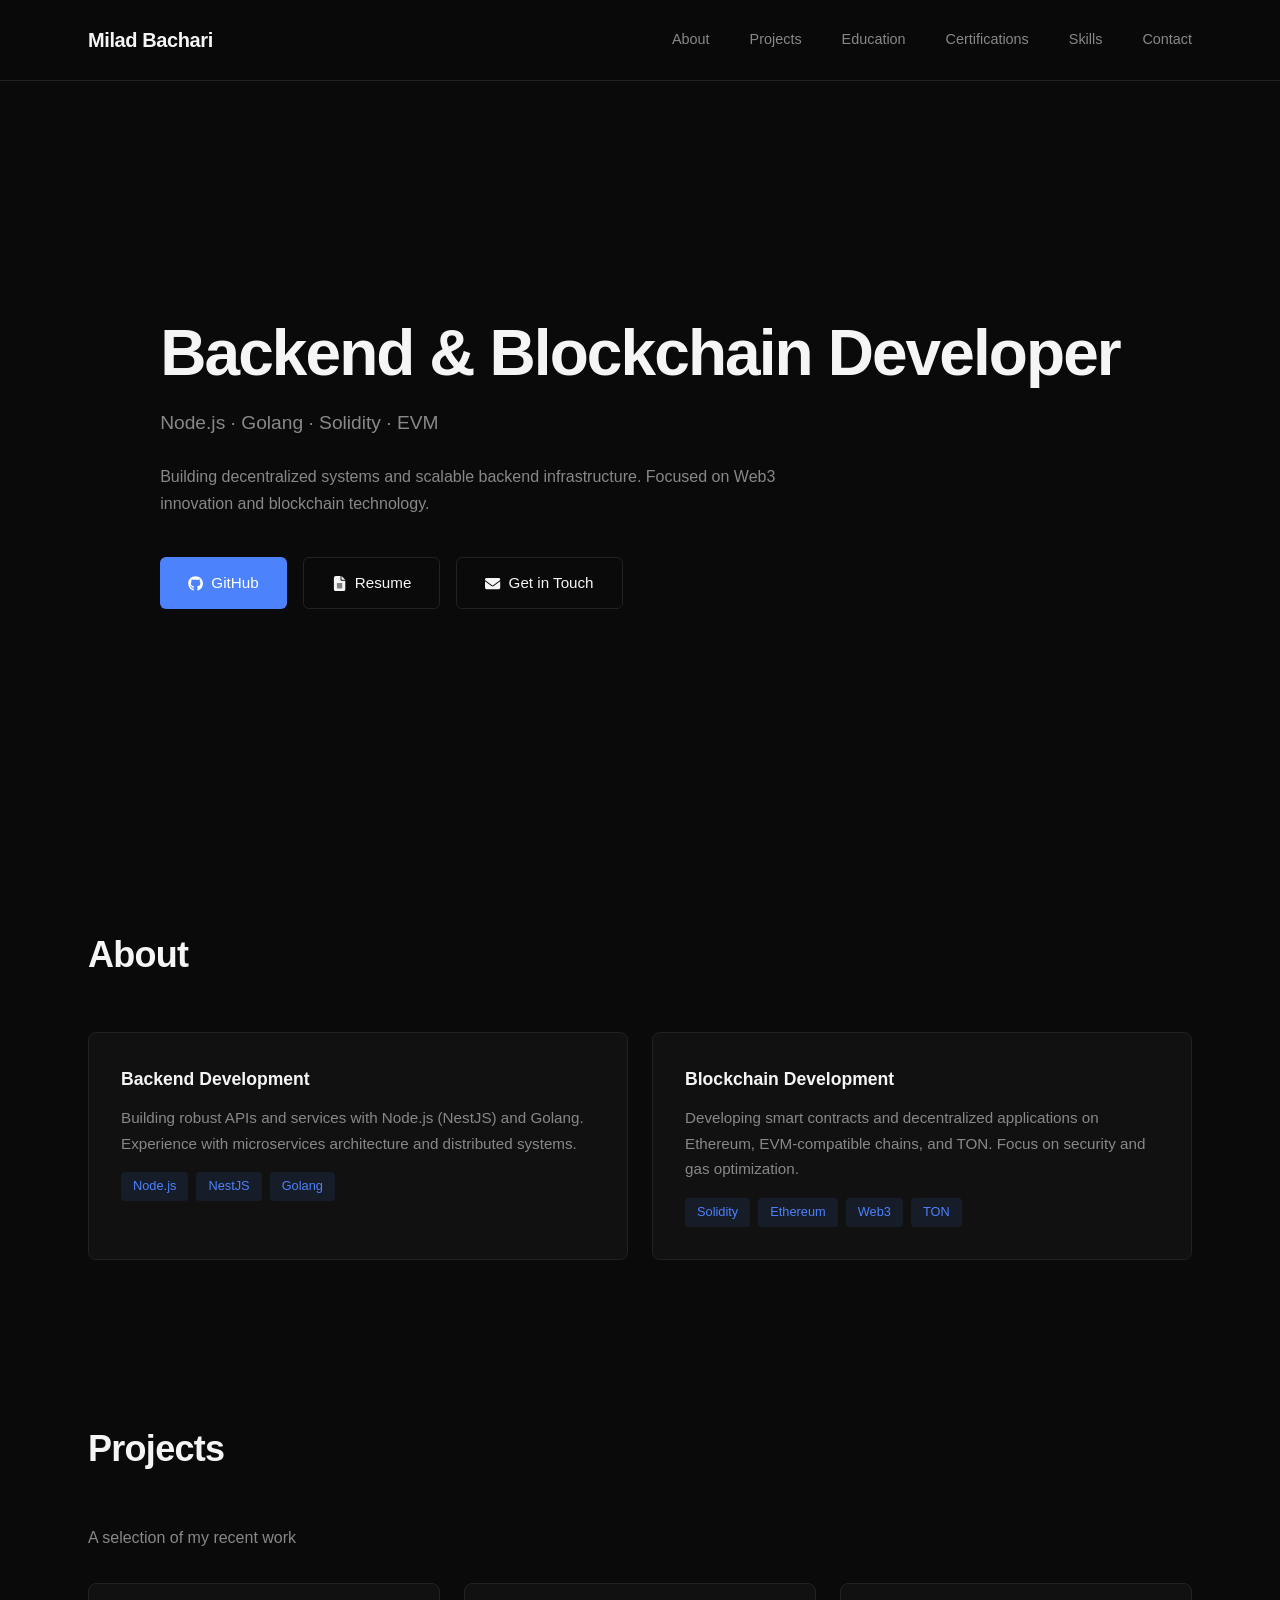
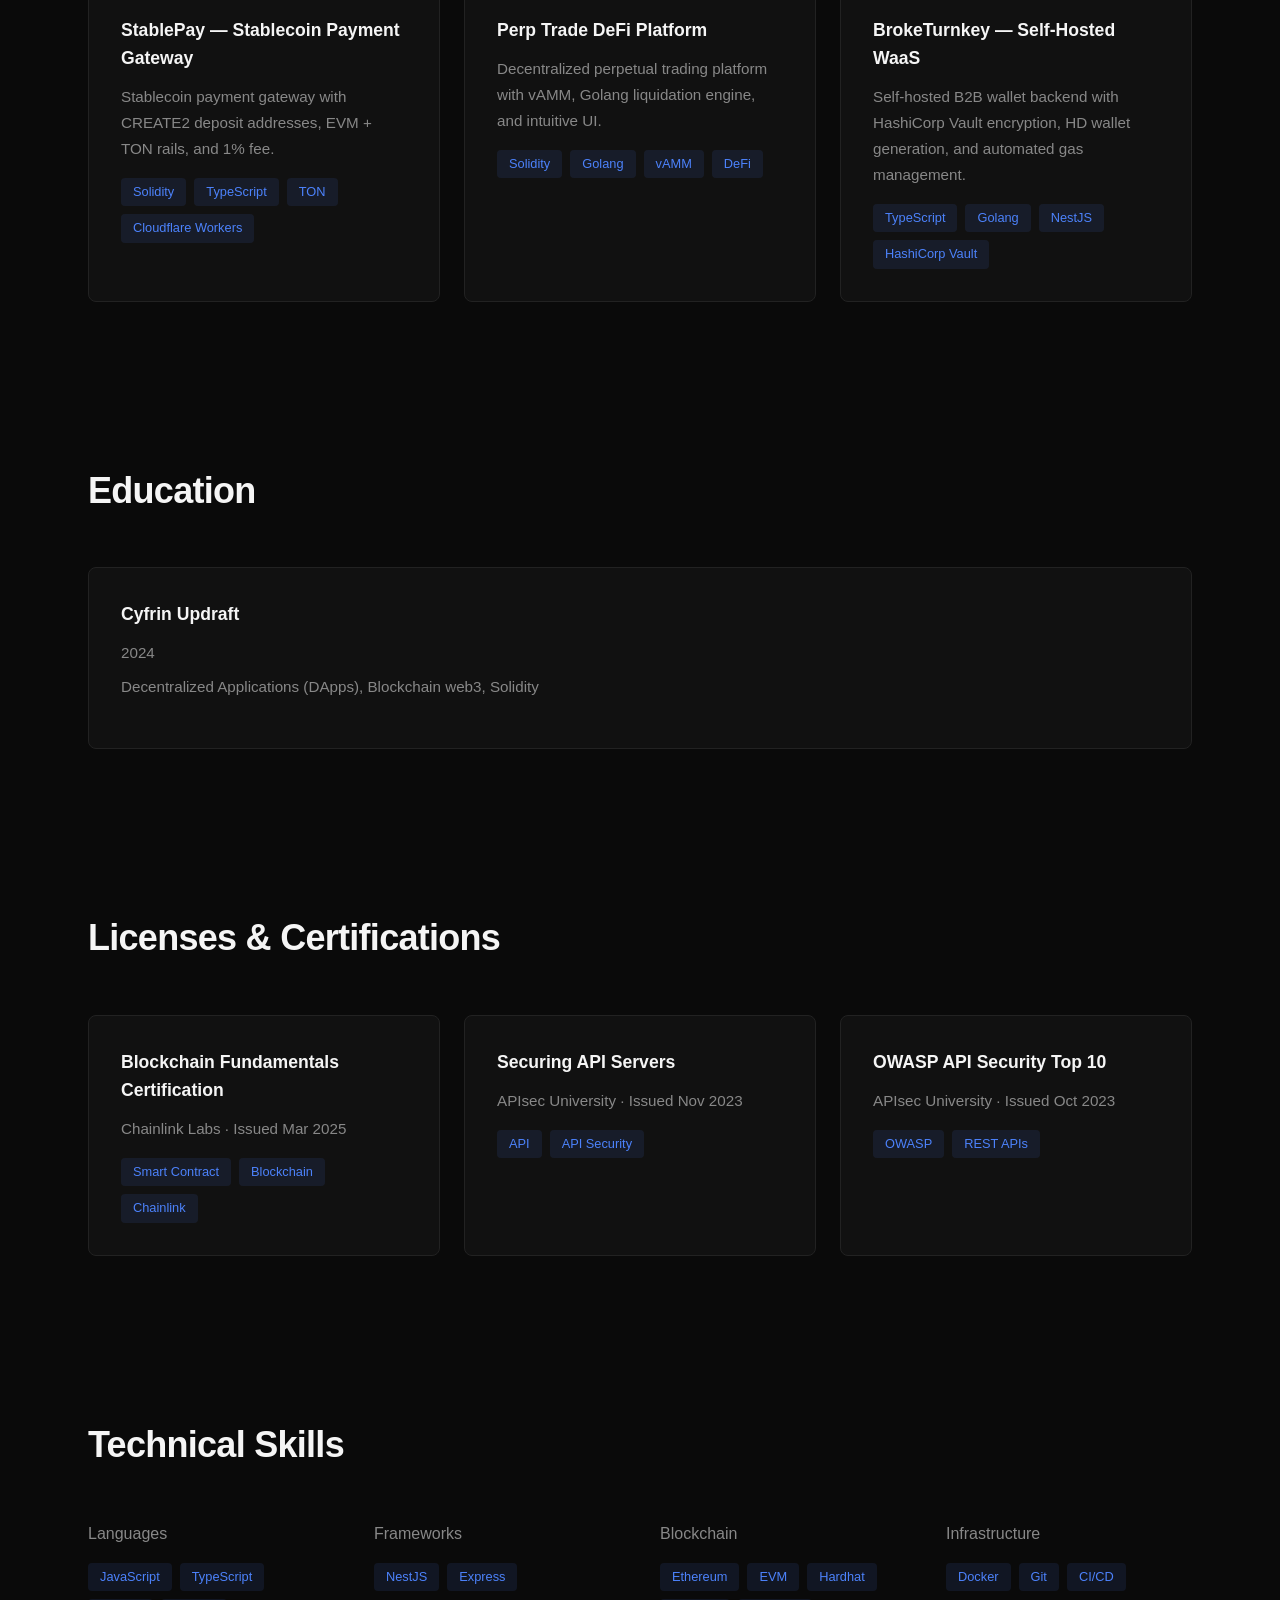
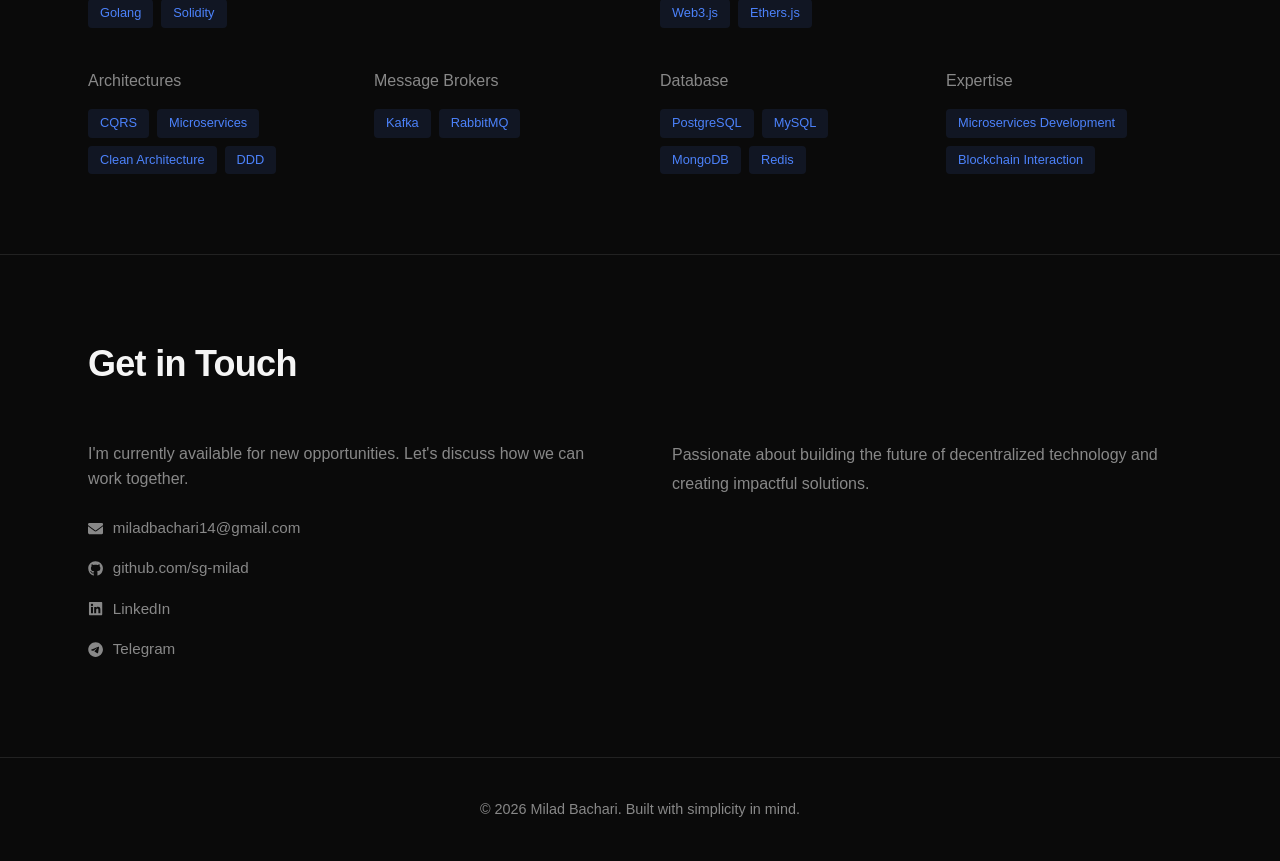
<file: index.html>
<!DOCTYPE html>
<html lang="en">

<head>
  <meta charset="UTF-8">
  <meta name="viewport" content="width=device-width, initial-scale=1.0">
  <title>Milad Bachari | Developer</title>
  <link rel="stylesheet" href="styles.css">
  <link rel="icon" href="favicon.png" type="image/png">
</head>

<body>
  <!-- Navigation -->
  <nav>
    <div class="container nav-content">
      <div class="logo">Milad Bachari</div>

      <div id="hamburger" class="hamburger">
        <span class="bar"></span>
        <span class="bar"></span>
        <span class="bar"></span>
      </div>

      <div id="navLinks" class="nav-links">
        <a href="#about" class="nav-link">About</a>
        <a href="#projects" class="nav-link">Projects</a>
        <a href="#education" class="nav-link">Education</a>
        <a href="#certifications" class="nav-link">Certifications</a>
        <a href="#skills" class="nav-link">Skills</a>
        <a href="#contact" class="nav-link">Contact</a>
      </div>
    </div>
  </nav>

  <!-- Hero Section -->
  <section class="hero">
    <div class="container hero-content">
      <h1>Backend & Blockchain Developer</h1>
      <p class="subtitle">Node.js · Golang · Solidity · EVM</p>
      <p class="description">
        Building decentralized systems and scalable backend infrastructure.
        Focused on Web3 innovation and blockchain technology.
      </p>
      <div class="hero-buttons">
        <a href="https://github.com/sg-milad" target="_blank" class="btn btn-primary">
          <svg class="icon" viewBox="0 0 496 512" aria-hidden="true"><path fill="currentColor" d="M165.9 397.4c0 2-2.3 3.6-5.2 3.6-3.3.3-5.6-1.3-5.6-3.6 0-2 2.3-3.6 5.2-3.6 3-.3 5.6 1.3 5.6 3.6zm-31.1-4.5c-.7 2 1.3 4.3 4.3 4.9 2.6 1 5.6 0 6.2-2s-1.3-4.3-4.3-5.2c-2.6-.7-5.5.3-6.2 2.3zm44.2-1.7c-2.9.7-4.9 2.6-4.6 4.9.3 2 2.9 3.3 5.9 2.6 2.9-.7 4.9-2.6 4.6-4.6-.3-1.9-3-3.2-5.9-2.9zM244.8 8C106.1 8 0 113.3 0 252c0 110.9 69.8 205.8 169.5 239.2 12.8 2.3 17.3-5.6 17.3-12.1 0-6.2-.3-40.4-.3-61.4 0 0-70 15-84.7-29.8 0 0-11.4-29.1-27.8-36.6 0 0-22.9-15.7 1.6-15.4 0 0 24.9 2 38.6 25.8 21.9 38.6 58.6 27.5 72.9 20.9 2.3-16 8.8-27.1 16-33.7-55.9-6.2-112.3-14.3-112.3-110.5 0-27.5 7.6-41.3 23.6-58.9-2.6-6.5-11.1-33.3 2.6-67.9 20.9-6.5 69 27 69 27 20-5.6 41.5-8.5 62.8-8.5s42.8 2.9 62.8 8.5c0 0 48.1-33.6 69-27 13.7 34.7 5.2 61.4 2.6 67.9 16 17.7 25.8 31.5 25.8 58.9 0 96.5-58.9 104.2-114.8 110.5 9.2 7.9 17 22.9 17 46.4 0 33.7-.3 75.4-.3 83.6 0 6.5 4.6 14.4 17.3 12.1C428.2 457.8 496 362.9 496 252 496 113.3 383.5 8 244.8 8zM97.2 352.9c-1.3 1-1 3.3.7 5.2 1.6 1.6 3.9 2.3 5.2 1 1.3-1 1-3.3-.7-5.2-1.6-1.6-3.9-2.3-5.2-1zm-10.8-8.1c-.7 1.3.3 2.9 2.3 3.9 1.6 1 3.6.7 4.3-.7.7-1.3-.3-2.9-2.3-3.9-2-.6-3.6-.3-4.3.7zm32.4 35.6c-1.6 1.3-1 4.3 1.3 6.2 2.3 2.3 5.2 2.6 6.5 1 1.3-1.3.7-4.3-1.3-6.2-2.2-2.3-5.2-2.6-6.5-1zm-11.4-14.7c-1.6 1-1.6 3.6 0 5.9 1.6 2.3 4.3 3.3 5.6 2.3 1.6-1.3 1.6-3.9 0-6.2-1.4-2.3-4-3.3-5.6-2z"/></svg> GitHub
        </a>
        <a href="https://drive.google.com/drive/folders/1jn49E8pO7XOxcoiAEiCpTtO2KUdgSwkY?usp=drive_link"
          target="_blank" class="btn btn-secondary">
          <svg class="icon" viewBox="0 0 384 512" aria-hidden="true"><path fill="currentColor" d="M64 0C28.7 0 0 28.7 0 64L0 448c0 35.3 28.7 64 64 64l256 0c35.3 0 64-28.7 64-64l0-288-128 0c-17.7 0-32-14.3-32-32L224 0 64 0zM256 0l0 128 128 0L256 0zM112 256l160 0c8.8 0 16 7.2 16 16s-7.2 16-16 16l-160 0c-8.8 0-16-7.2-16-16s7.2-16 16-16zm0 64l160 0c8.8 0 16 7.2 16 16s-7.2 16-16 16l-160 0c-8.8 0-16-7.2-16-16s7.2-16 16-16zm0 64l160 0c8.8 0 16 7.2 16 16s-7.2 16-16 16l-160 0c-8.8 0-16-7.2-16-16s7.2-16 16-16z"/></svg> Resume
        </a>
        <a href="mailto:miladbachari14@gmail.com" class="btn btn-secondary">
          <svg class="icon" viewBox="0 0 512 512" aria-hidden="true"><path fill="currentColor" d="M48 64C21.5 64 0 85.5 0 112c0 15.1 7.1 29.3 19.2 38.4L236.8 313.6c11.4 8.5 27 8.5 38.4 0L492.8 150.4c12.1-9.1 19.2-23.3 19.2-38.4c0-26.5-21.5-48-48-48L48 64zM0 176L0 384c0 35.3 28.7 64 64 64l384 0c35.3 0 64-28.7 64-64l0-208L294.4 339.2c-22.8 17.1-54 17.1-76.8 0L0 176z"/></svg> Get in Touch
        </a>
      </div>
    </div>
  </section>

  <!-- About Section -->
  <section id="about">
    <div class="container">
      <h2 class="section-title">About</h2>
      <div class="grid grid-2">
        <div class="card">
          <h3>Backend Development</h3>
          <p>Building robust APIs and services with Node.js (NestJS) and Golang. Experience with microservices
            architecture and distributed systems.</p>
          <div class="tags">
            <span class="tag">Node.js</span>
            <span class="tag">NestJS</span>
            <span class="tag">Golang</span>
          </div>
        </div>
        <div class="card">
          <h3>Blockchain Development</h3>
          <p>Developing smart contracts and decentralized applications on Ethereum, EVM-compatible chains, and TON.
            Focus on
            security and gas optimization.</p>
          <div class="tags">
            <span class="tag">Solidity</span>
            <span class="tag">Ethereum</span>
            <span class="tag">Web3</span>
            <span class="tag">TON</span>
          </div>
        </div>
      </div>
    </div>
  </section>

  <!-- Projects Section -->
  <section id="projects">
    <div class="container">
      <h2 class="section-title">Projects</h2>
      <p style="color: var(--text-secondary); margin-bottom: 2rem;">A selection of my recent work</p>
      <div class="grid grid-2">
              <!-- Project 1 -->
        <a href="https://stablepay-backend-staging.sg-milad.workers.dev/" target="_blank" class="card project-card"
          style="text-decoration: none; color: inherit; display: block; transition: transform 0.2s;">
          <h3>StablePay — Stablecoin Payment Gateway</h3>
          <p>Stablecoin payment gateway with CREATE2 deposit addresses, EVM + TON rails, and 1% fee.</p>
          <div class="tags">
            <span class="tag">Solidity</span>
            <span class="tag">TypeScript</span>
            <span class="tag">TON</span>
            <span class="tag">Cloudflare Workers</span>
          </div>
        </a>

        
        <!-- Project 2 -->
        <a href="https://github.com/sg-milad/perp-trade" target="_blank" class="card project-card"
          style="text-decoration: none; color: inherit; display: block; transition: transform 0.2s;">
          <h3>Perp Trade DeFi Platform</h3>
          <p>Decentralized perpetual trading platform with vAMM, Golang liquidation engine, and intuitive UI.</p>
          <div class="tags">
            <span class="tag">Solidity</span>
            <span class="tag">Golang</span>
            <span class="tag">vAMM</span>
            <span class="tag">DeFi</span>
          </div>
        </a>

  

        <!-- Project 3 -->
        <a href="https://github.com/sg-milad/BrokeTurnkey" target="_blank" class="card project-card"
          style="text-decoration: none; color: inherit; display: block; transition: transform 0.2s;">
          <h3>BrokeTurnkey — Self-Hosted WaaS</h3>
          <p>Self-hosted B2B wallet backend with HashiCorp Vault encryption, HD wallet generation, and automated gas
            management.</p>
          <div class="tags">
            <span class="tag">TypeScript</span>
            <span class="tag">Golang</span>
            <span class="tag">NestJS</span>
            <span class="tag">HashiCorp Vault</span>
          </div>
        </a>
      </div>
    </div>
  </section>

  <!-- Education Section -->
  <section id="education">
    <div class="container">
      <h2 class="section-title">Education</h2>
      <div class="card">
        <h3>Cyfrin Updraft</h3>
        <p style="color: var(--text-secondary); margin-bottom: 0.5rem;">2024</p>
        <p>Decentralized Applications (DApps), Blockchain web3, Solidity</p>
      </div>
    </div>
  </section>

  <!-- Certifications Section -->
  <section id="certifications">
    <div class="container">
      <h2 class="section-title">Licenses & Certifications</h2>
      <div class="grid grid-2">
        <div class="card">
          <h3>Blockchain Fundamentals Certification</h3>
          <p style="color: var(--text-secondary); margin-bottom: 0.5rem;">Chainlink Labs · Issued Mar 2025</p>
          <div class="tags">
            <span class="tag">Smart Contract</span>
            <span class="tag">Blockchain</span>
            <span class="tag">Chainlink</span>
          </div>
        </div>
        <div class="card">
          <h3>Securing API Servers</h3>
          <p style="color: var(--text-secondary); margin-bottom: 0.5rem;">APIsec University · Issued Nov 2023</p>
          <div class="tags">
            <span class="tag">API</span>
            <span class="tag">API Security</span>
          </div>
        </div>
        <div class="card">
          <h3>OWASP API Security Top 10</h3>
          <p style="color: var(--text-secondary); margin-bottom: 0.5rem;">APIsec University · Issued Oct 2023</p>
          <div class="tags">
            <span class="tag">OWASP</span>
            <span class="tag">REST APIs</span>
          </div>
        </div>
      </div>
    </div>
  </section>

  <!-- Skills Section -->
  <section id="skills">
    <div class="container">
      <h2 class="section-title">Technical Skills</h2>
      <div class="skills-grid">
        <div class="skill-category">
          <h3>Languages</h3>
          <div class="skill-list">
            <span class="tag">JavaScript</span>
            <span class="tag">TypeScript</span>
            <span class="tag">Golang</span>
            <span class="tag">Solidity</span>
          </div>
        </div>
        <div class="skill-category">
          <h3>Frameworks</h3>
          <div class="skill-list">
            <span class="tag">NestJS</span>
            <span class="tag">Express</span>
          </div>
        </div>
        <div class="skill-category">
          <h3>Blockchain</h3>
          <div class="skill-list">
            <span class="tag">Ethereum</span>
            <span class="tag">EVM</span>
            <span class="tag">Hardhat</span>
            <span class="tag">Web3.js</span>
            <span class="tag">Ethers.js</span>
          </div>
        </div>
        <div class="skill-category">
          <h3>Infrastructure</h3>
          <div class="skill-list">
            <span class="tag">Docker</span>
            <span class="tag">Git</span>
            <span class="tag">CI/CD</span>
          </div>
        </div>
        <div class="skill-category">
          <h3>Architectures</h3>
          <div class="skill-list">
            <span class="tag">CQRS</span>
            <span class="tag">Microservices</span>
            <span class="tag">Clean Architecture</span>
            <span class="tag">DDD</span>
          </div>
        </div>
        <div class="skill-category">
          <h3>Message Brokers</h3>
          <div class="skill-list">
            <span class="tag">Kafka</span>
            <span class="tag">RabbitMQ</span>
          </div>
        </div>
        <div class="skill-category">
          <h3>Database</h3>
          <div class="skill-list">
            <span class="tag">PostgreSQL</span>
            <span class="tag">MySQL</span>
            <span class="tag">MongoDB</span>
            <span class="tag">Redis</span>
          </div>
        </div>
        <div class="skill-category">
          <h3>Expertise</h3>
          <div class="skill-list">
            <span class="tag">Microservices Development</span>
            <span class="tag">Blockchain Interaction</span>
          </div>
        </div>
      </div>
    </div>
  </section>

  <!-- Contact Section -->
  <section id="contact" class="contact-section">
    <div class="container">
      <h2 class="section-title">Get in Touch</h2>
      <div class="contact-content">
        <div class="contact-info">
          <p style="color: var(--text-secondary); margin-bottom: 1.5rem;">
            I'm currently available for new opportunities. Let's discuss how we can work together.
          </p>
          <a href="mailto:miladbachari14@gmail.com"><svg class="icon" viewBox="0 0 512 512" aria-hidden="true"><path fill="currentColor" d="M48 64C21.5 64 0 85.5 0 112c0 15.1 7.1 29.3 19.2 38.4L236.8 313.6c11.4 8.5 27 8.5 38.4 0L492.8 150.4c12.1-9.1 19.2-23.3 19.2-38.4c0-26.5-21.5-48-48-48L48 64zM0 176L0 384c0 35.3 28.7 64 64 64l384 0c35.3 0 64-28.7 64-64l0-208L294.4 339.2c-22.8 17.1-54 17.1-76.8 0L0 176z"/></svg> miladbachari14@gmail.com</a>
          <a href="https://github.com/sg-milad" target="_blank"><svg class="icon" viewBox="0 0 496 512" aria-hidden="true"><path fill="currentColor" d="M165.9 397.4c0 2-2.3 3.6-5.2 3.6-3.3.3-5.6-1.3-5.6-3.6 0-2 2.3-3.6 5.2-3.6 3-.3 5.6 1.3 5.6 3.6zm-31.1-4.5c-.7 2 1.3 4.3 4.3 4.9 2.6 1 5.6 0 6.2-2s-1.3-4.3-4.3-5.2c-2.6-.7-5.5.3-6.2 2.3zm44.2-1.7c-2.9.7-4.9 2.6-4.6 4.9.3 2 2.9 3.3 5.9 2.6 2.9-.7 4.9-2.6 4.6-4.6-.3-1.9-3-3.2-5.9-2.9zM244.8 8C106.1 8 0 113.3 0 252c0 110.9 69.8 205.8 169.5 239.2 12.8 2.3 17.3-5.6 17.3-12.1 0-6.2-.3-40.4-.3-61.4 0 0-70 15-84.7-29.8 0 0-11.4-29.1-27.8-36.6 0 0-22.9-15.7 1.6-15.4 0 0 24.9 2 38.6 25.8 21.9 38.6 58.6 27.5 72.9 20.9 2.3-16 8.8-27.1 16-33.7-55.9-6.2-112.3-14.3-112.3-110.5 0-27.5 7.6-41.3 23.6-58.9-2.6-6.5-11.1-33.3 2.6-67.9 20.9-6.5 69 27 69 27 20-5.6 41.5-8.5 62.8-8.5s42.8 2.9 62.8 8.5c0 0 48.1-33.6 69-27 13.7 34.7 5.2 61.4 2.6 67.9 16 17.7 25.8 31.5 25.8 58.9 0 96.5-58.9 104.2-114.8 110.5 9.2 7.9 17 22.9 17 46.4 0 33.7-.3 75.4-.3 83.6 0 6.5 4.6 14.4 17.3 12.1C428.2 457.8 496 362.9 496 252 496 113.3 383.5 8 244.8 8zM97.2 352.9c-1.3 1-1 3.3.7 5.2 1.6 1.6 3.9 2.3 5.2 1 1.3-1 1-3.3-.7-5.2-1.6-1.6-3.9-2.3-5.2-1zm-10.8-8.1c-.7 1.3.3 2.9 2.3 3.9 1.6 1 3.6.7 4.3-.7.7-1.3-.3-2.9-2.3-3.9-2-.6-3.6-.3-4.3.7zm32.4 35.6c-1.6 1.3-1 4.3 1.3 6.2 2.3 2.3 5.2 2.6 6.5 1 1.3-1.3.7-4.3-1.3-6.2-2.2-2.3-5.2-2.6-6.5-1zm-11.4-14.7c-1.6 1-1.6 3.6 0 5.9 1.6 2.3 4.3 3.3 5.6 2.3 1.6-1.3 1.6-3.9 0-6.2-1.4-2.3-4-3.3-5.6-2z"/></svg> github.com/sg-milad</a>
          <a href="https://linkedin.com/in/sg-milad/" target="_blank"><svg class="icon" viewBox="0 0 448 512" aria-hidden="true"><path fill="currentColor" d="M416 32H31.9C14.3 32 0 46.5 0 64.3v383.4C0 465.5 14.3 480 31.9 480H416c17.6 0 32-14.5 32-32.3V64.3c0-17.8-14.4-32.3-32-32.3zM135.4 416H69V202.2h66.5V416zm-33.2-243c-21.3 0-38.5-17.3-38.5-38.5S80.9 96 102.2 96c21.2 0 38.5 17.3 38.5 38.5 0 21.3-17.2 38.5-38.5 38.5zm282.1 243h-66.4V312c0-24.8-.5-56.7-34.5-56.7-34.6 0-39.9 27-39.9 54.9V416h-66.4V202.2h63.7v29.2h.9c8.9-16.8 30.6-34.5 62.9-34.5 67.2 0 79.7 44.3 79.7 101.9V416z"/></svg> LinkedIn</a>
          <a href="https://t.me/sg_milad" target="_blank"><svg class="icon" viewBox="0 0 496 512" aria-hidden="true"><path fill="currentColor" d="M248,8C111.033,8,0,119.033,0,256S111.033,504,248,504,496,392.967,496,256,384.967,8,248,8ZM362.952,176.66c-3.732,39.215-19.881,134.378-28.1,178.3-3.476,18.584-10.322,24.816-16.948,25.425-14.4,1.326-25.338-9.517-39.287-18.661-21.827-14.308-34.158-23.215-55.346-37.177-24.485-16.135-8.612-25,5.342-39.5,3.652-3.793,67.107-61.51,68.335-66.746.153-.655.3-3.1-1.154-4.384s-3.59-.849-5.135-.5q-3.283.746-104.608,69.142-14.845,10.194-26.894,9.934c-8.855-.191-25.888-5.006-38.551-9.123-15.531-5.048-27.875-7.717-26.8-16.291q.84-6.7,18.45-13.7,108.446-47.248,144.628-62.3c68.872-28.647,83.183-33.623,92.511-33.789,2.052-.034,6.639.474,9.61,2.885a10.452,10.452,0,0,1,3.53,6.716A43.765,43.765,0,0,1,362.952,176.66Z"/></svg> Telegram</a>
        </div>
        <div>
          <p style="color: var(--text-secondary); line-height: 1.8;">
            Passionate about building the future of decentralized technology
            and creating impactful solutions.
          </p>
        </div>
      </div>
    </div>
  </section>

  <!-- Footer -->
  <footer>
    <div class="container">
      <p>&copy; 2026 Milad Bachari. Built with simplicity in mind.</p>
    </div>
  </footer>

  <script src="script.js" defer></script>
</body>

</html>
</file>
<file: styles.css>
:root {
  --bg-color: #0a0a0a;
  --text-primary: #f5f5f5;
  --text-secondary: #888;
  --accent: #4c82fb;
  --card-bg: #111;
  --border: #222;
  --font-main: -apple-system, BlinkMacSystemFont, 'Segoe UI', Roboto, sans-serif;
}

* {
  margin: 0;
  padding: 0;
  box-sizing: border-box;
}

html {
  scroll-behavior: smooth;
}

body {
  font-family: var(--font-main);
  background: var(--bg-color);
  color: var(--text-primary);
  line-height: 1.6;
  -webkit-font-smoothing: antialiased;
}

a {
  color: inherit;
  text-decoration: none;
}

.icon {
  width: 1em;
  height: 1em;
  flex-shrink: 0;
}

.container {
  max-width: 1200px;
  margin: 0 auto;
  padding: 0 3rem;
}

/* Navigation */
nav {
  position: sticky;
  top: 0;
  background: rgba(10, 10, 10, 0.95);
  backdrop-filter: blur(10px);
  z-index: 100;
  padding: 1.5rem 0;
  border-bottom: 1px solid var(--border);
}

.nav-content {
  display: flex;
  justify-content: space-between;
  align-items: center;
}

.logo {
  font-size: 1.25rem;
  font-weight: 600;
  letter-spacing: -0.02em;
}

.nav-links {
  display: flex;
  gap: 2.5rem;
}

.nav-link {
  color: var(--text-secondary);
  font-size: 0.9rem;
  transition: color 0.2s;
}

.nav-link:hover {
  color: var(--text-primary);
}

.hamburger {
  display: none;
  flex-direction: column;
  gap: 4px;
  cursor: pointer;
}

.bar {
  width: 20px;
  height: 2px;
  background: var(--text-primary);
}

/* Hero Section */
.hero {
  min-height: 85vh;
  display: flex;
  align-items: center;
  padding: 6rem 0;
}

.hero-content h1 {
  font-size: clamp(2.5rem, 5vw, 5rem);
  font-weight: 700;
  letter-spacing: -0.03em;
  line-height: 1.1;
  margin-bottom: 1.25rem;
}

.hero-content .subtitle {
  font-size: clamp(1rem, 1.5vw, 1.35rem);
  color: var(--text-secondary);
  margin-bottom: 1.5rem;
  font-weight: 400;
}

.hero-content .description {
  font-size: clamp(1rem, 1.2vw, 1.15rem);
  color: var(--text-secondary);
  max-width: 650px;
  margin-bottom: 2.5rem;
  line-height: 1.7;
}

.hero-buttons {
  display: flex;
  gap: 1rem;
  flex-wrap: wrap;
}

.btn {
  padding: 0.8rem 1.75rem;
  border-radius: 6px;
  font-size: 0.95rem;
  font-weight: 500;
  transition: all 0.2s;
  display: inline-flex;
  align-items: center;
  gap: 0.5rem;
}

.btn-primary {
  background: var(--accent);
  color: white;
}

.btn-primary:hover {
  opacity: 0.9;
  transform: translateY(-1px);
}

.btn-secondary {
  border: 1px solid var(--border);
  background: transparent;
}

.btn-secondary:hover {
  border-color: var(--text-secondary);
}

/* Sections */
section {
  padding: 5rem 0;
}

.section-title {
  font-size: clamp(1.75rem, 3vw, 2.25rem);
  font-weight: 600;
  margin-bottom: 3rem;
  letter-spacing: -0.02em;
}

/* Grids */
.grid {
  display: grid;
  gap: 1.5rem;
}

.grid-2 {
  grid-template-columns: repeat(auto-fit, minmax(340px, 1fr));
}

.card {
  background: var(--card-bg);
  border: 1px solid var(--border);
  border-radius: 8px;
  padding: 2rem;
  transition: border-color 0.2s;
}

.card:hover {
  border-color: var(--accent);
}

.card h3 {
  font-size: 1.1rem;
  margin-bottom: 0.75rem;
  font-weight: 600;
}

.card p {
  color: var(--text-secondary);
  font-size: 0.95rem;
  margin-bottom: 1rem;
  line-height: 1.7;
}

.tags {
  display: flex;
  flex-wrap: wrap;
  gap: 0.5rem;
  margin-top: 1rem;
}

.tag {
  background: rgba(76, 130, 251, 0.1);
  color: var(--accent);
  padding: 0.25rem 0.75rem;
  border-radius: 4px;
  font-size: 0.8rem;
}

/* Skills */
.skills-grid {
  display: grid;
  grid-template-columns: repeat(auto-fit, minmax(220px, 1fr));
  gap: 2.5rem;
}

.skill-category h3 {
  font-size: 1rem;
  margin-bottom: 1rem;
  color: var(--text-secondary);
  font-weight: 500;
}

.skill-list {
  display: flex;
  flex-wrap: wrap;
  gap: 0.5rem;
}

/* Contact */
.contact-section {
  border-top: 1px solid var(--border);
}

.contact-content {
  display: grid;
  grid-template-columns: 1fr 1fr;
  gap: 4rem;
  align-items: start;
}

.contact-info a {
  display: flex;
  align-items: center;
  gap: 0.6rem;
  color: var(--text-secondary);
  margin-bottom: 1rem;
  transition: color 0.2s;
  font-size: 0.95rem;
}

.contact-info a:hover {
  color: var(--accent);
}

/* Footer */
footer {
  padding: 2.5rem 0;
  border-top: 1px solid var(--border);
  text-align: center;
  color: var(--text-secondary);
  font-size: 0.9rem;
}

/* Large screens */
@media (min-width: 1400px) {
  .container {
    max-width: 1300px;
  }
}

/* Mobile */
@media (max-width: 768px) {
  .container {
    padding: 0 1.5rem;
  }

  section {
    padding: 3.5rem 0;
  }

  .nav-links {
    display: none;
    position: absolute;
    top: 100%;
    left: 0;
    right: 0;
    background: var(--bg-color);
    flex-direction: column;
    padding: 1.5rem;
    border-bottom: 1px solid var(--border);
    gap: 1.25rem;
  }

  .nav-links.active {
    display: flex;
  }

  .hamburger {
    display: flex;
  }

  .contact-content {
    grid-template-columns: 1fr;
    gap: 2rem;
  }

  .hero {
    min-height: 70vh;
    padding: 4rem 0;
  }

  .hero-buttons {
    flex-direction: column;
  }

  .btn {
    width: 100%;
    justify-content: center;
  }

  .grid-2 {
    grid-template-columns: 1fr;
  }
}
</file>
